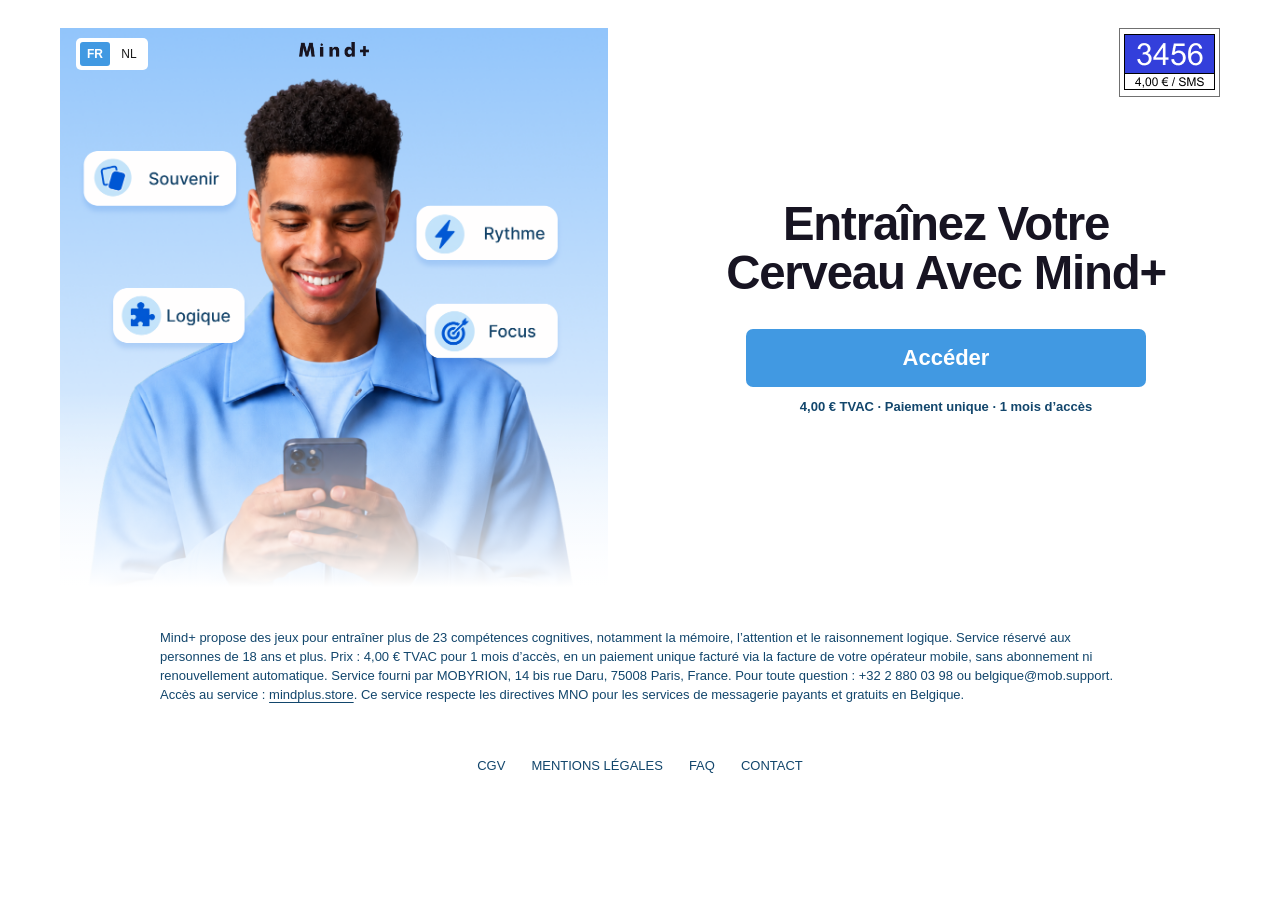
<file: index.html>
<!doctype html>
<html lang="fr-BE">
<head><meta charset="utf-8"><meta name="viewport" content="width=device-width,initial-scale=1"><meta name="theme-color" content="#96c7fa"><meta name="description" content="Mind+ · 4,00 € TVAC · Paiement unique · 1 mois d’accès"><title>Mind+ | 4,00 € TVAC · Paiement unique · 1 mois d’accès</title><link rel="stylesheet" href="styles.css"></head>
<body class="landing-body"><main class="landing"><div class="hero-grid"><img class="pictogram" src="Price.png" width="101" height="69" alt="3456, 4,00 € par SMS"><div class="hero-visual"><img class="hero-image" src="Hero%20Image%20FR.png" width="1176" height="1347" alt="" fetchpriority="high"><div class="hero-fade" aria-hidden="true"></div><header class="hero-header"><nav class="languages" aria-label="Language"><a href="index.html" lang="fr" aria-current="page">FR</a><a href="nl/index.html" lang="nl">NL</a></nav><a class="brand" href="https://mindplus.store/" aria-label="Mind+"><img src="assets/logo.png" width="245" height="52" alt="Mind+"></a><!-- 3456 is the requested visual example; replace with the assigned shortcode before launch. --></header></div><section class="hero-copy" aria-labelledby="hero-title"><h1 id="hero-title">Entraînez Votre<br>Cerveau Avec Mind+</h1><div class="offer"><a class="cta" href="https://mindplus.store">Accéder</a><p class="price">4,00 € TVAC · Paiement unique · 1 mois d’accès</p></div></section></div><div class="disclaimer"><p>Mind+ propose des jeux pour entraîner plus de 23 compétences cognitives, notamment la mémoire, l’attention et le raisonnement logique. Service réservé aux personnes de 18 ans et plus. Prix : 4,00 € TVAC pour 1 mois d’accès, en un paiement unique facturé via la facture de votre opérateur mobile, sans abonnement ni renouvellement automatique. Service fourni par MOBYRION, 14 bis rue Daru, 75008 Paris, France. Pour toute question : +32 2 880 03 98 ou belgique@mob.support. Accès au service : <a href="https://mindplus.store/">mindplus.store</a>. Ce service respecte les directives MNO pour les services de messagerie payants et gratuits en Belgique.</p></div></main><footer class="site-footer"><nav aria-label="Mind+"><a href="terms.html">CGV</a><a href="impressum.html">Mentions légales</a><a href="faq.html">FAQ</a><a href="contact.html">Contact</a></nav></footer></body></html>
</file>
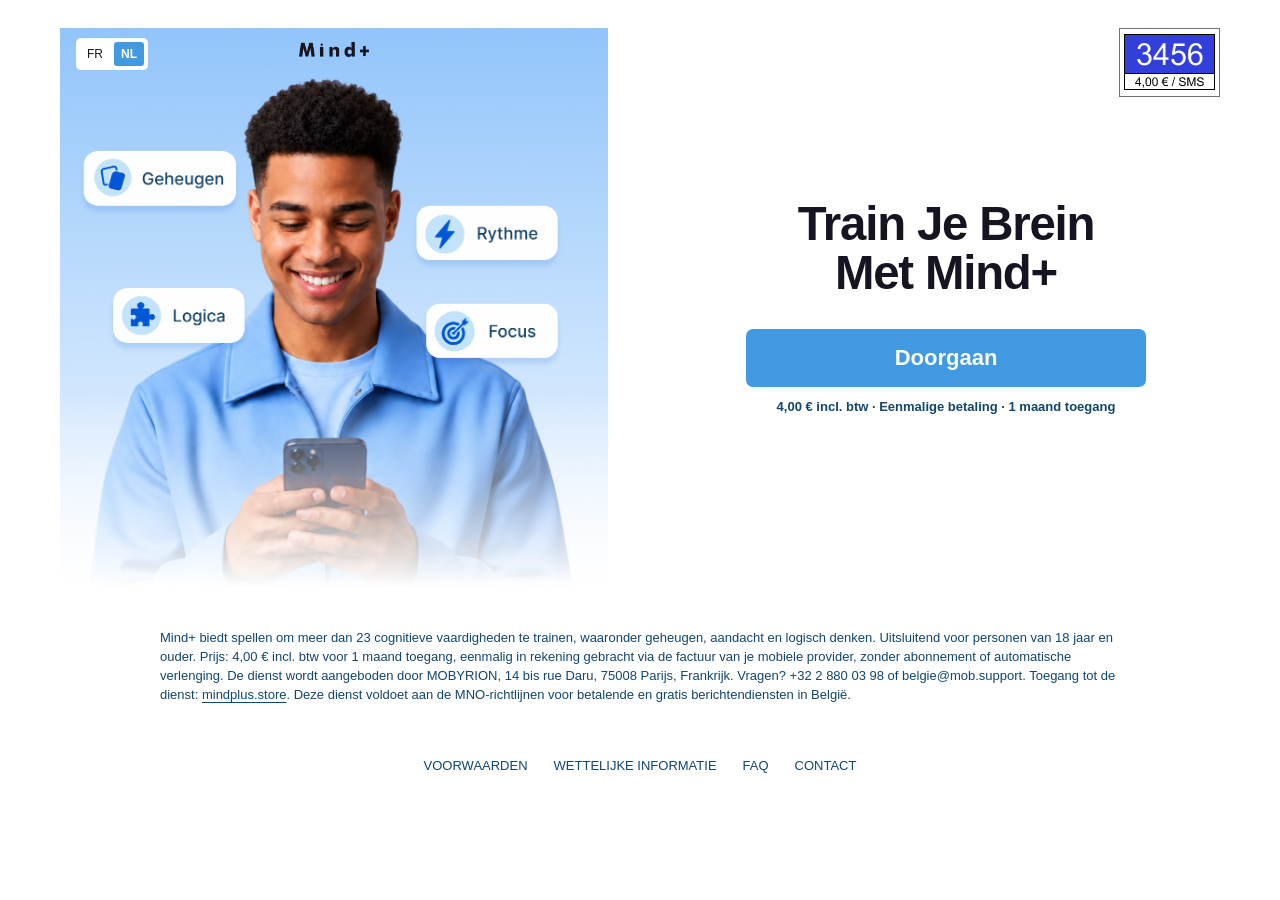
<file: nl/index.html>
<!doctype html>
<html lang="nl-BE">
<head><meta charset="utf-8"><meta name="viewport" content="width=device-width,initial-scale=1"><meta name="theme-color" content="#96c7fa"><meta name="description" content="Mind+ · 4,00 € incl. btw · Eenmalige betaling · 1 maand toegang"><title>Mind+ | 4,00 € incl. btw · Eenmalige betaling · 1 maand toegang</title><link rel="stylesheet" href="../styles.css"></head>
<body class="landing-body"><main class="landing"><div class="hero-grid"><img class="pictogram" src="../Price.png" width="101" height="69" alt="3456, 4,00 € per sms"><div class="hero-visual"><img class="hero-image" src="../Hero%20Image%20NL.png" width="1176" height="1347" alt="" fetchpriority="high"><div class="hero-fade" aria-hidden="true"></div><header class="hero-header"><nav class="languages" aria-label="Language"><a href="../index.html" lang="fr">FR</a><a href="index.html" lang="nl" aria-current="page">NL</a></nav><a class="brand" href="https://mindplus.store/" aria-label="Mind+"><img src="../assets/logo.png" width="245" height="52" alt="Mind+"></a><!-- 3456 is the requested visual example; replace with the assigned shortcode before launch. --></header></div><section class="hero-copy" aria-labelledby="hero-title"><h1 id="hero-title">Train Je Brein<br>Met Mind+</h1><div class="offer"><a class="cta" href="https://mindplus.store">Doorgaan</a><p class="price">4,00 € incl. btw · Eenmalige betaling · 1 maand toegang</p></div></section></div><div class="disclaimer"><p>Mind+ biedt spellen om meer dan 23 cognitieve vaardigheden te trainen, waaronder geheugen, aandacht en logisch denken. Uitsluitend voor personen van 18 jaar en ouder. Prijs: 4,00 € incl. btw voor 1 maand toegang, eenmalig in rekening gebracht via de factuur van je mobiele provider, zonder abonnement of automatische verlenging. De dienst wordt aangeboden door MOBYRION, 14 bis rue Daru, 75008 Parijs, Frankrijk. Vragen? +32 2 880 03 98 of belgie@mob.support. Toegang tot de dienst: <a href="https://mindplus.store/">mindplus.store</a>. Deze dienst voldoet aan de MNO-richtlijnen voor betalende en gratis berichtendiensten in België.</p></div></main><footer class="site-footer"><nav aria-label="Mind+"><a href="terms.html">Voorwaarden</a><a href="impressum.html">Wettelijke informatie</a><a href="faq.html">FAQ</a><a href="contact.html">Contact</a></nav></footer></body></html>
</file>
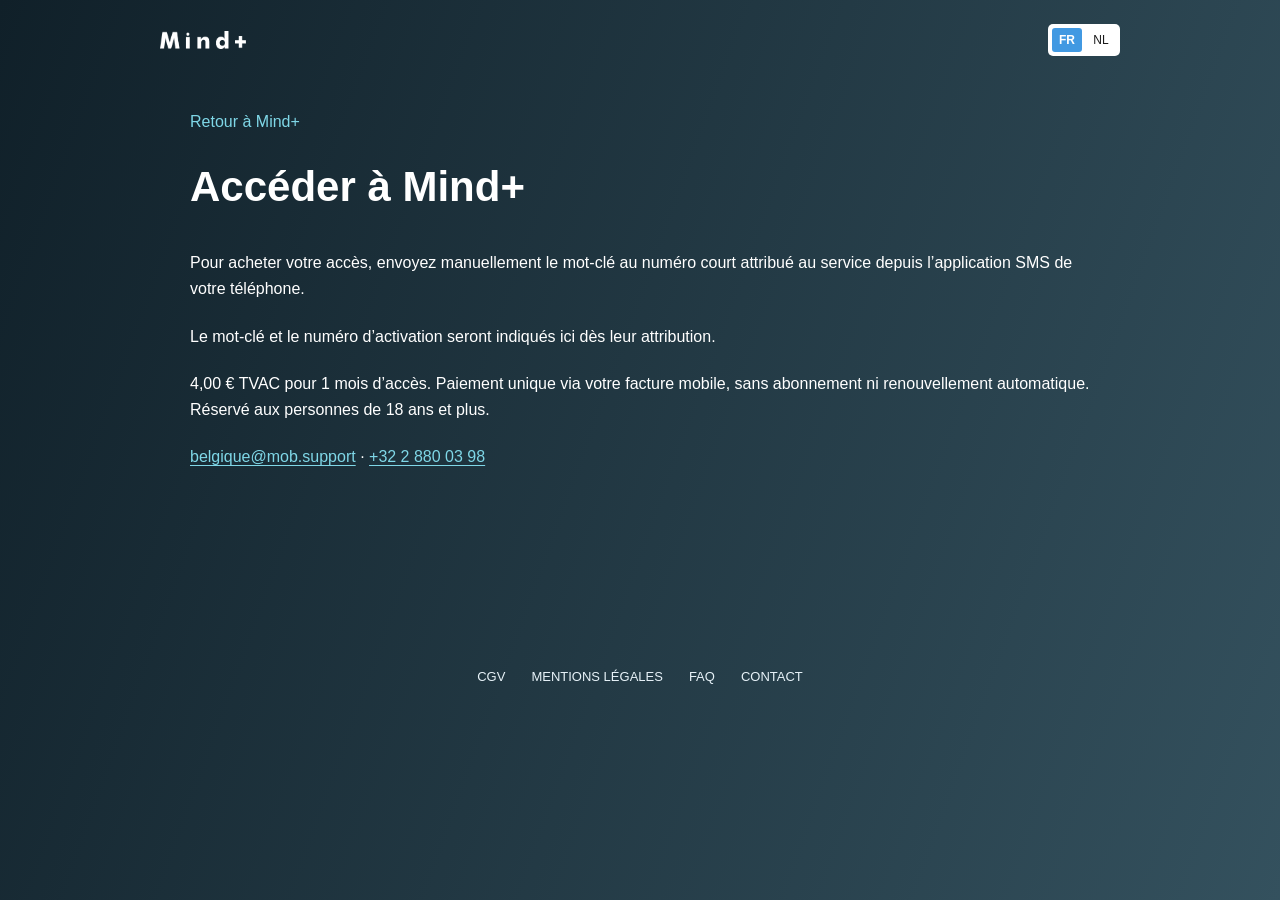
<file: activation.html>
<!doctype html>
<html lang="fr-BE">
<head><meta charset="utf-8"><meta name="viewport" content="width=device-width,initial-scale=1"><meta name="theme-color" content="#96c7fa"><meta name="description" content="Mind+ · 4,00 € TVAC · Paiement unique · 1 mois d’accès"><title>Accéder à Mind+ | Mind+</title><link rel="stylesheet" href="styles.css"></head>
<body class="legal-body"><header class="site-header"><a class="brand" href="index.html" aria-label="Mind+"><img src="assets/logo.png" width="245" height="52" alt="Mind+"></a><nav class="languages" aria-label="Language"><a href="activation.html" lang="fr" aria-current="page">FR</a><a href="nl/activation.html" lang="nl">NL</a></nav></header><main class="legal"><a class="back" href="index.html">Retour à Mind+</a><h1>Accéder à Mind+</h1><p>Pour acheter votre accès, envoyez manuellement le mot-clé au numéro court attribué au service depuis l’application SMS de votre téléphone.</p><p>Le mot-clé et le numéro d’activation seront indiqués ici dès leur attribution.</p><p>4,00 € TVAC pour 1 mois d’accès. Paiement unique via votre facture mobile, sans abonnement ni renouvellement automatique. Réservé aux personnes de 18 ans et plus.</p><p><a href="mailto:belgique@mob.support">belgique@mob.support</a> · <a href="tel:+3228800398">+32 2 880 03 98</a></p></main><footer class="site-footer"><nav aria-label="Mind+"><a href="terms.html">CGV</a><a href="impressum.html">Mentions légales</a><a href="faq.html">FAQ</a><a href="contact.html">Contact</a></nav></footer></body></html>
</file>
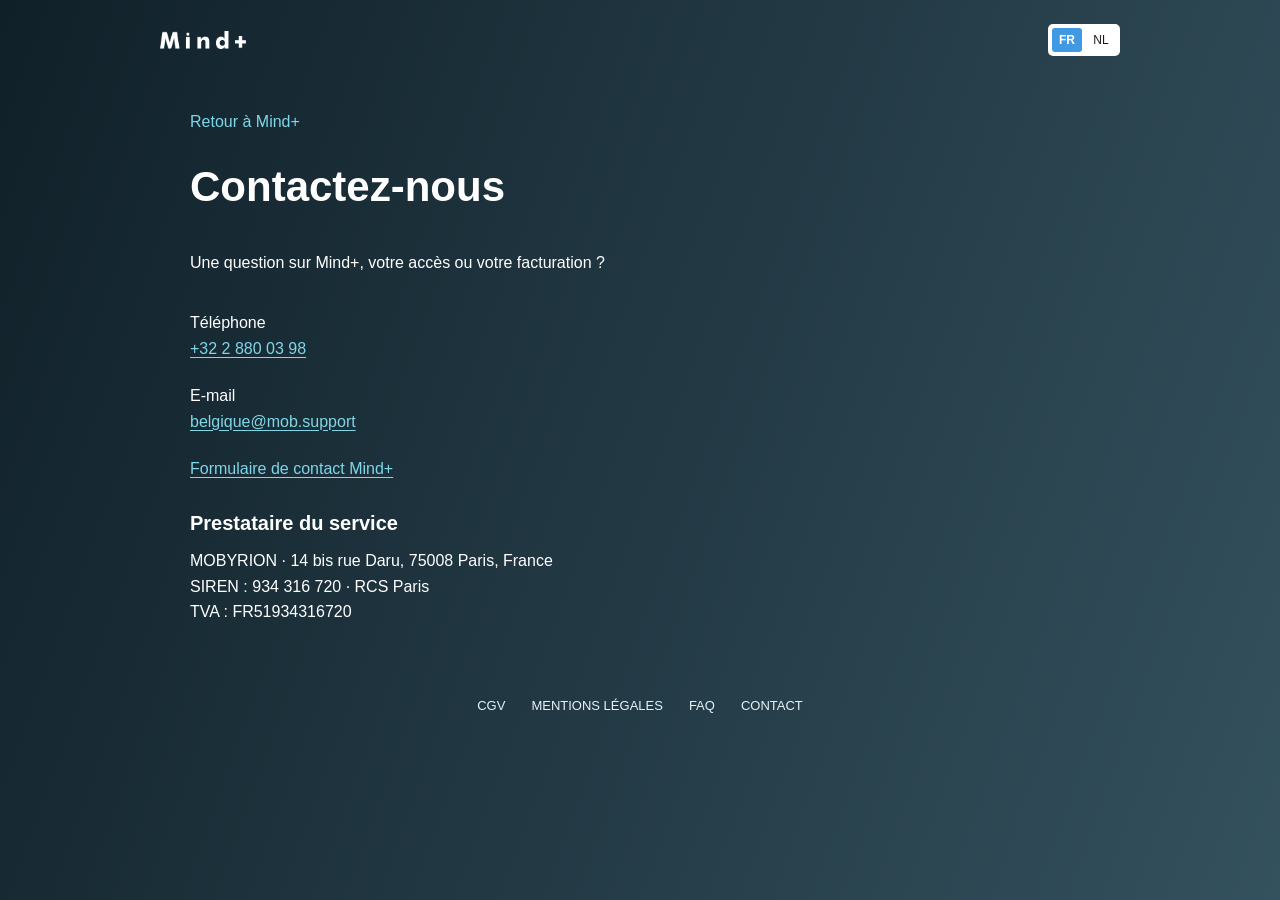
<file: contact.html>
<!doctype html>
<html lang="fr-BE">
<head><meta charset="utf-8"><meta name="viewport" content="width=device-width,initial-scale=1"><meta name="theme-color" content="#96c7fa"><meta name="description" content="Mind+ · 4,00 € TVAC · Paiement unique · 1 mois d’accès"><title>Contact | Mind+</title><link rel="stylesheet" href="styles.css"></head>
<body class="legal-body"><header class="site-header"><a class="brand" href="index.html" aria-label="Mind+"><img src="assets/logo.png" width="245" height="52" alt="Mind+"></a><nav class="languages" aria-label="Language"><a href="contact.html" lang="fr" aria-current="page">FR</a><a href="nl/contact.html" lang="nl">NL</a></nav></header><main class="legal"><a class="back" href="index.html">Retour à Mind+</a><h1>Contactez-nous</h1><p>Une question sur Mind+, votre accès ou votre facturation ?</p><dl class="contact-details"><div><dt>Téléphone</dt><dd><a href="tel:+3228800398">+32 2 880 03 98</a></dd></div><div><dt>E-mail</dt><dd><a href="mailto:belgique@mob.support">belgique@mob.support</a></dd></div></dl><p><a href="https://mindplus.store/info/contact">Formulaire de contact Mind+</a></p><h2>Prestataire du service</h2><p>MOBYRION · 14 bis rue Daru, 75008 Paris, France<br>SIREN : 934 316 720 · RCS Paris<br>TVA : FR51934316720</p></main><footer class="site-footer"><nav aria-label="Mind+"><a href="terms.html">CGV</a><a href="impressum.html">Mentions légales</a><a href="faq.html">FAQ</a><a href="contact.html">Contact</a></nav></footer></body></html>
</file>
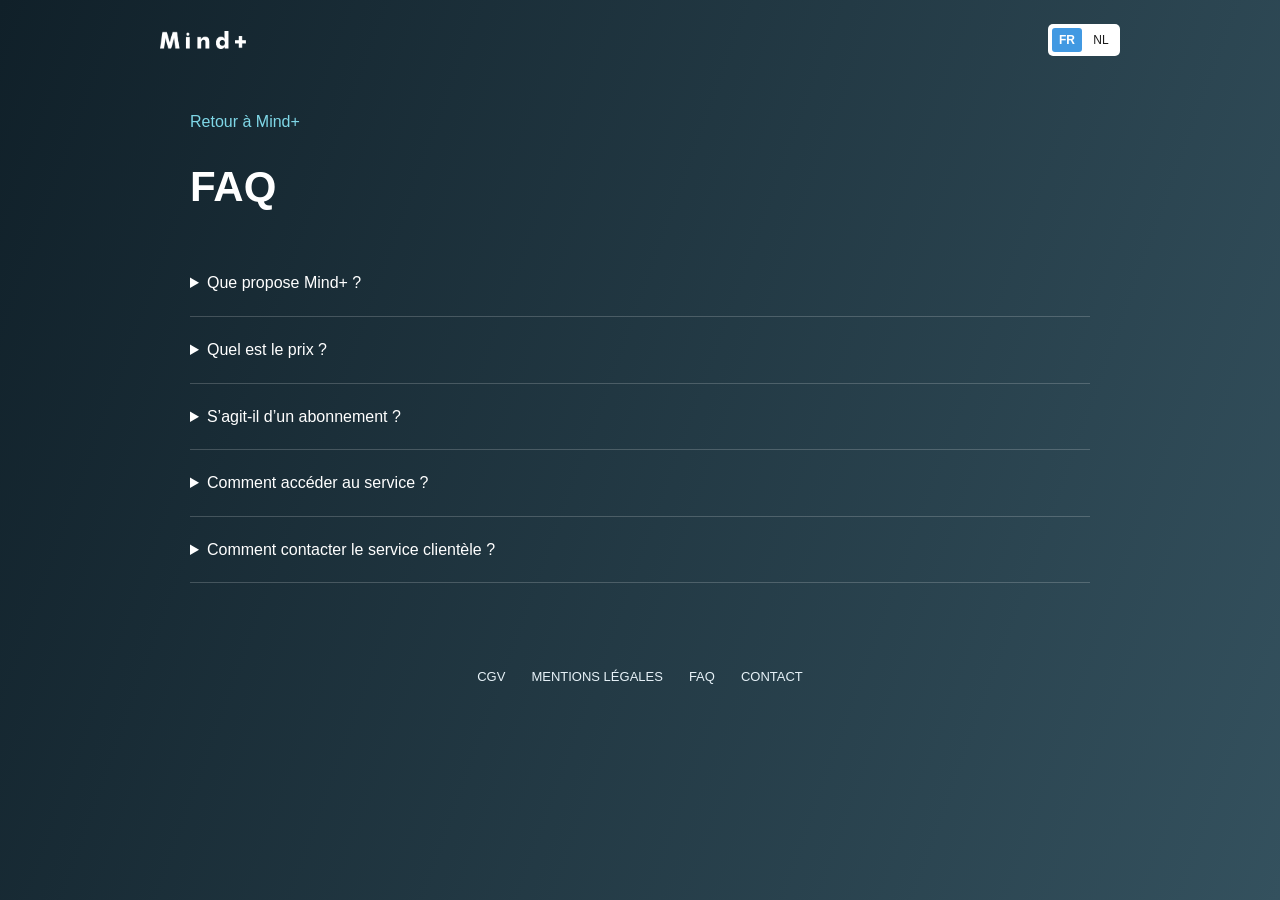
<file: faq.html>
<!doctype html>
<html lang="fr-BE">
<head><meta charset="utf-8"><meta name="viewport" content="width=device-width,initial-scale=1"><meta name="theme-color" content="#96c7fa"><meta name="description" content="Mind+ · 4,00 € TVAC · Paiement unique · 1 mois d’accès"><title>FAQ | Mind+</title><link rel="stylesheet" href="styles.css"></head>
<body class="legal-body"><header class="site-header"><a class="brand" href="index.html" aria-label="Mind+"><img src="assets/logo.png" width="245" height="52" alt="Mind+"></a><nav class="languages" aria-label="Language"><a href="faq.html" lang="fr" aria-current="page">FR</a><a href="nl/faq.html" lang="nl">NL</a></nav></header><main class="legal"><a class="back" href="index.html">Retour à Mind+</a><h1>FAQ</h1><details class="faq-item"><summary>Que propose Mind+ ?</summary><p>Mind+ propose des jeux pour entraîner plus de 23 compétences cognitives, dont la mémoire, l’attention et le raisonnement logique. Le service est réservé aux personnes de 18 ans et plus.</p></details><details class="faq-item"><summary>Quel est le prix ?</summary><p>Le prix est de 4,00 € TVAC pour 1 mois d’accès, en un paiement unique facturé via votre opérateur mobile.</p></details><details class="faq-item"><summary>S’agit-il d’un abonnement ?</summary><p>Non. Cet achat est unique et ne se renouvelle pas automatiquement.</p></details><details class="faq-item"><summary>Comment accéder au service ?</summary><p>Consultez les instructions d’activation puis envoyez manuellement le mot-clé au numéro court attribué au service. Après validation de votre achat, suivez les instructions reçues par SMS pour accéder à Mind+.</p></details><details class="faq-item"><summary>Comment contacter le service clientèle ?</summary><p>Contactez-nous au +32 2 880 03 98 ou par e-mail à belgique@mob.support.</p></details></main><footer class="site-footer"><nav aria-label="Mind+"><a href="terms.html">CGV</a><a href="impressum.html">Mentions légales</a><a href="faq.html">FAQ</a><a href="contact.html">Contact</a></nav></footer></body></html>
</file>
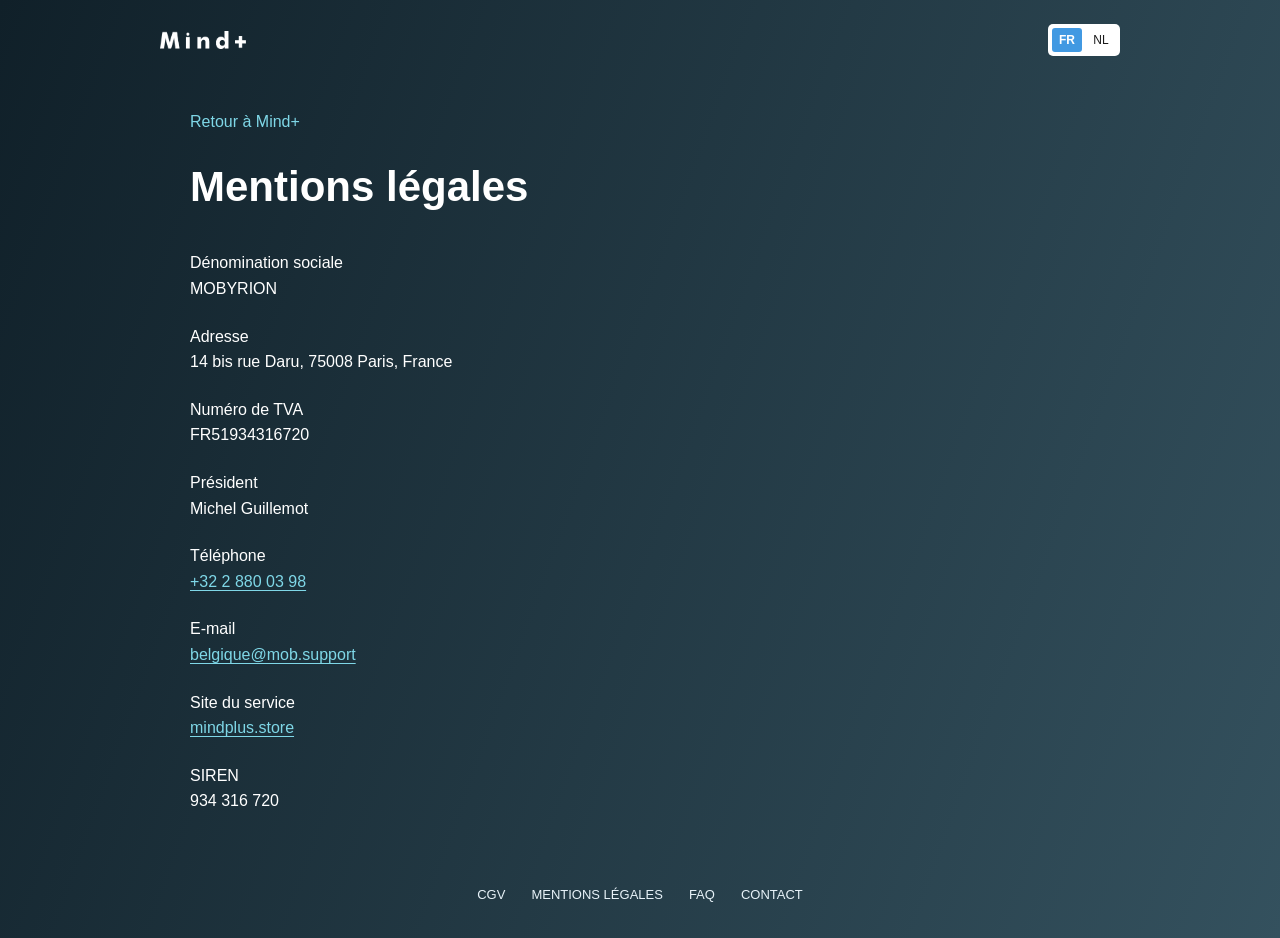
<file: impressum.html>
<!doctype html>
<html lang="fr-BE">
<head><meta charset="utf-8"><meta name="viewport" content="width=device-width,initial-scale=1"><meta name="theme-color" content="#96c7fa"><meta name="description" content="Mind+ · 4,00 € TVAC · Paiement unique · 1 mois d’accès"><title>Mentions légales | Mind+</title><link rel="stylesheet" href="styles.css"></head>
<body class="legal-body"><header class="site-header"><a class="brand" href="index.html" aria-label="Mind+"><img src="assets/logo.png" width="245" height="52" alt="Mind+"></a><nav class="languages" aria-label="Language"><a href="impressum.html" lang="fr" aria-current="page">FR</a><a href="nl/impressum.html" lang="nl">NL</a></nav></header><main class="legal"><a class="back" href="index.html">Retour à Mind+</a><h1>Mentions légales</h1><address><dl><div><dt>Dénomination sociale</dt><dd>MOBYRION</dd></div><div><dt>Adresse</dt><dd>14 bis rue Daru, 75008 Paris, France</dd></div><div><dt>Numéro de TVA</dt><dd>FR51934316720</dd></div><div><dt>Président</dt><dd>Michel Guillemot</dd></div><div><dt>Téléphone</dt><dd><a href="tel:+3228800398">+32 2 880 03 98</a></dd></div><div><dt>E-mail</dt><dd><a href="mailto:belgique@mob.support">belgique@mob.support</a></dd></div><div><dt>Site du service</dt><dd><a href="https://mindplus.store/">mindplus.store</a></dd></div><div><dt>SIREN</dt><dd>934 316 720</dd></div></dl></address></main><footer class="site-footer"><nav aria-label="Mind+"><a href="terms.html">CGV</a><a href="impressum.html">Mentions légales</a><a href="faq.html">FAQ</a><a href="contact.html">Contact</a></nav></footer></body></html>
</file>
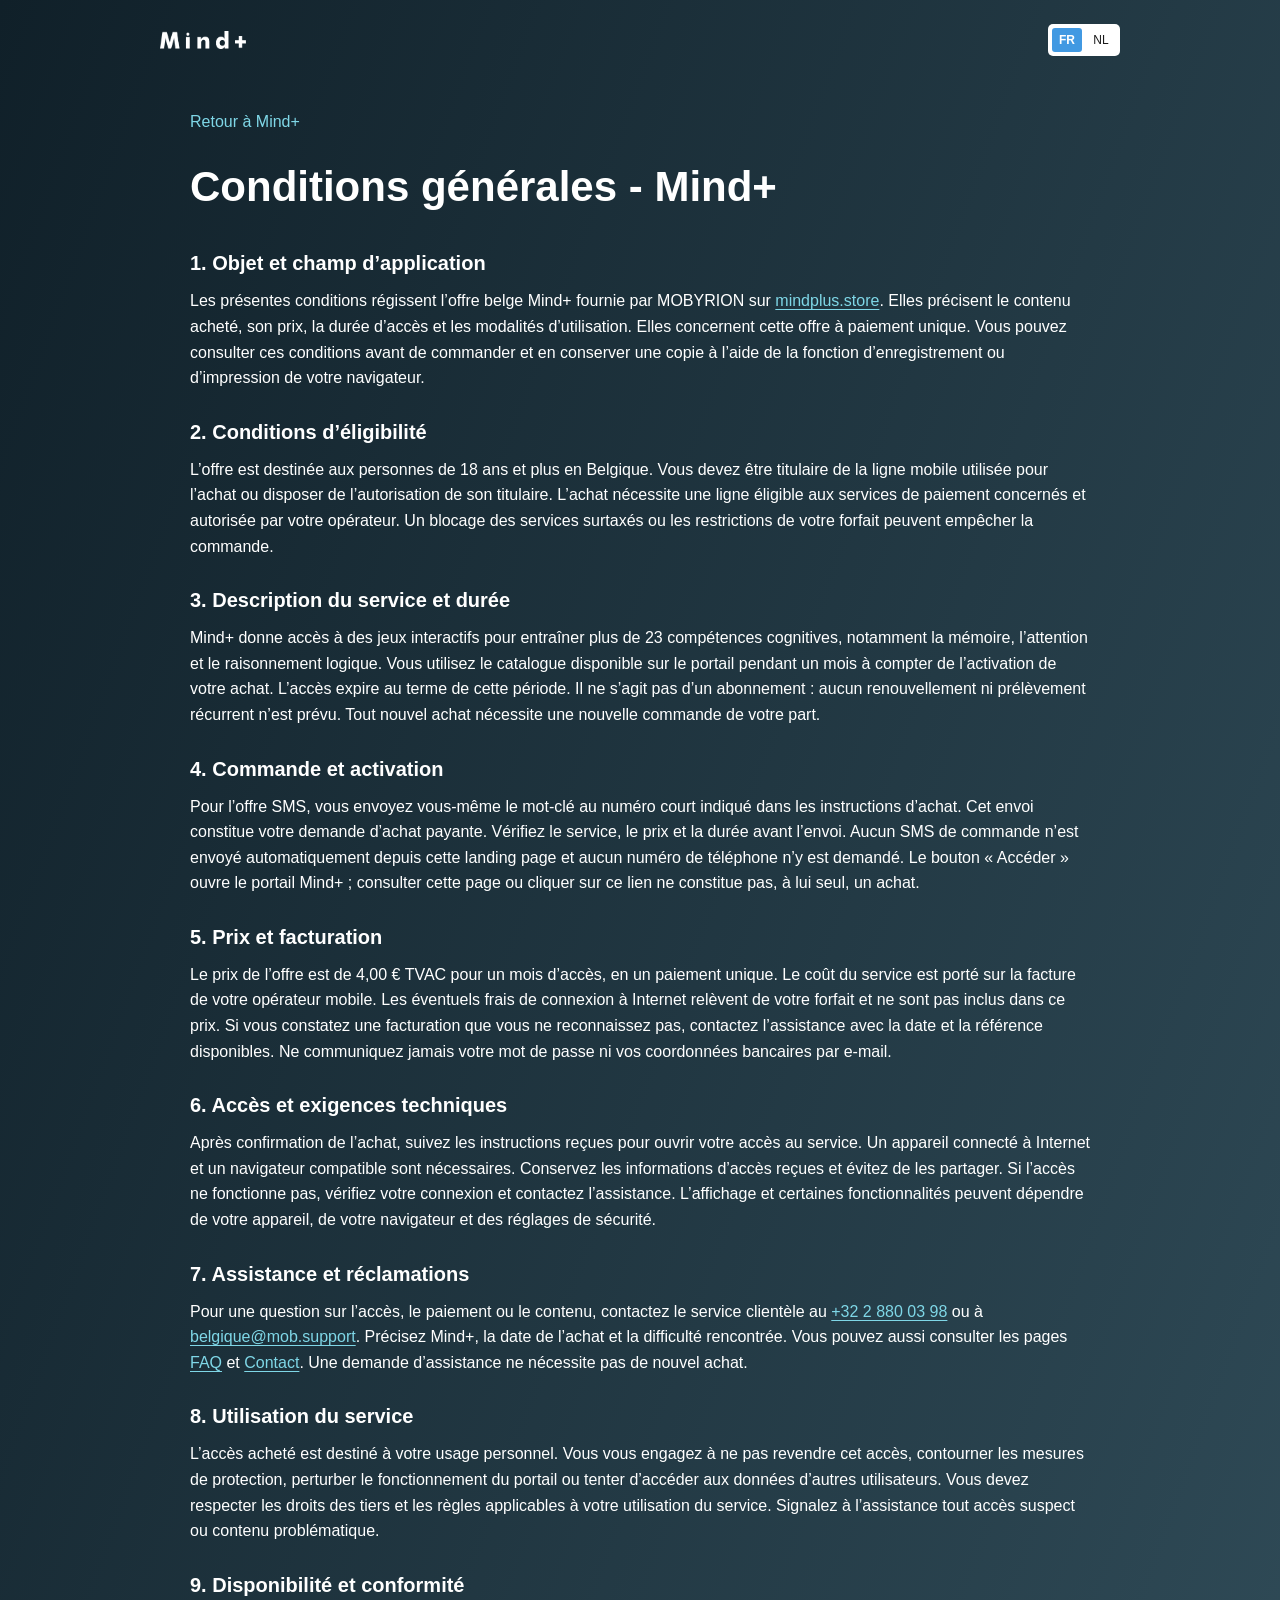
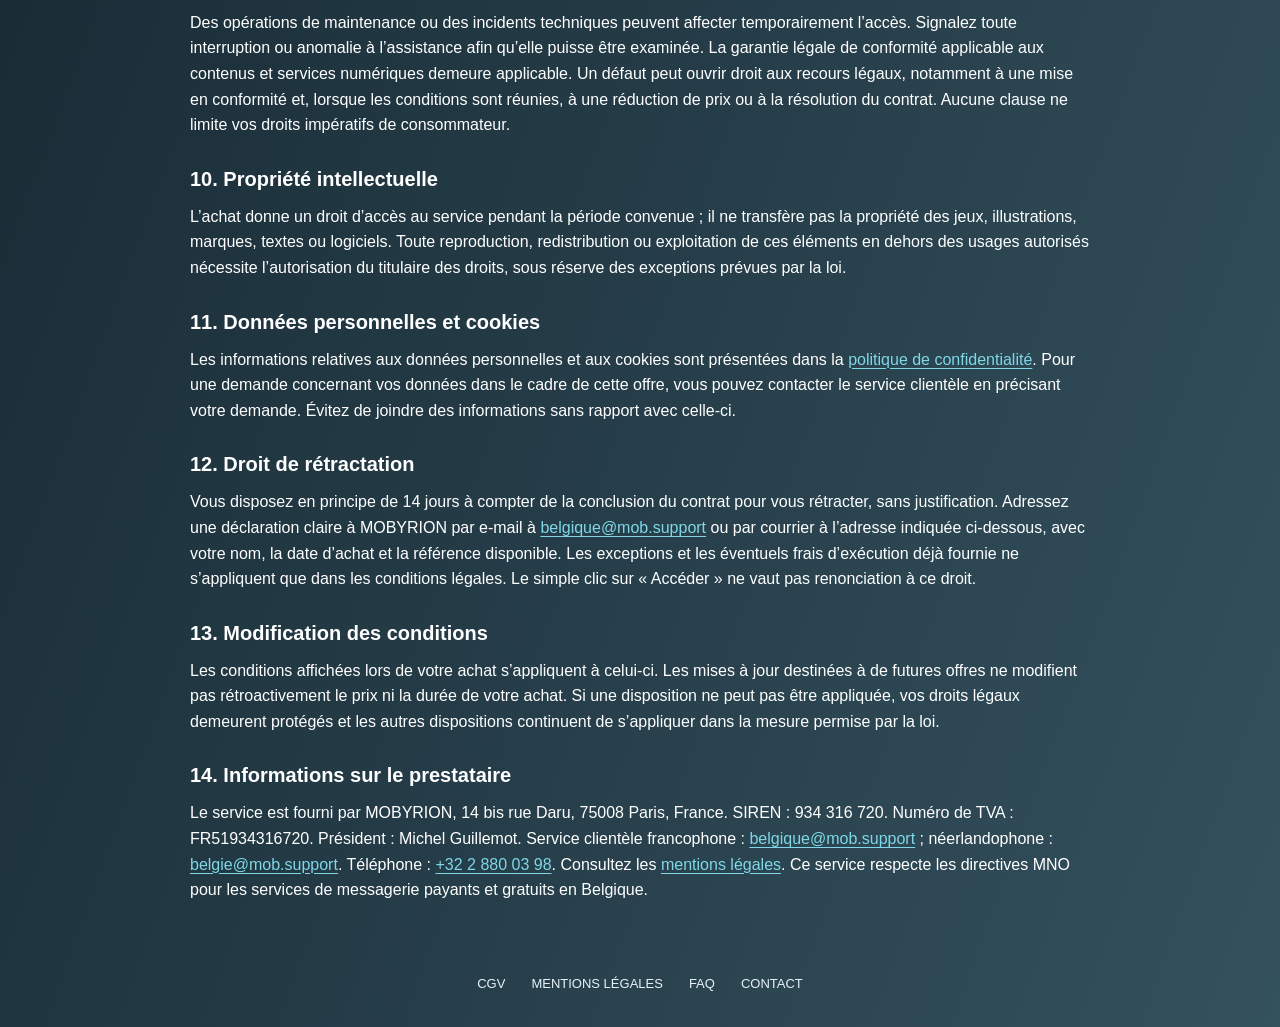
<file: terms.html>
<!doctype html>
<html lang="fr-BE">
<head><meta charset="utf-8"><meta name="viewport" content="width=device-width,initial-scale=1"><meta name="theme-color" content="#96c7fa"><meta name="description" content="Mind+ · 4,00 € TVAC · Paiement unique · 1 mois d’accès"><title>CGV | Mind+</title><link rel="stylesheet" href="styles.css"></head>
<body class="legal-body"><header class="site-header"><a class="brand" href="index.html" aria-label="Mind+"><img src="assets/logo.png" width="245" height="52" alt="Mind+"></a><nav class="languages" aria-label="Language"><a href="terms.html" lang="fr" aria-current="page">FR</a><a href="nl/terms.html" lang="nl">NL</a></nav></header><main class="legal"><a class="back" href="index.html">Retour à Mind+</a><h1>Conditions générales - Mind+</h1><section><h2>1. Objet et champ d’application</h2><p>Les présentes conditions régissent l’offre belge Mind+ fournie par MOBYRION sur <a href="https://mindplus.store/">mindplus.store</a>. Elles précisent le contenu acheté, son prix, la durée d’accès et les modalités d’utilisation. Elles concernent cette offre à paiement unique. Vous pouvez consulter ces conditions avant de commander et en conserver une copie à l’aide de la fonction d’enregistrement ou d’impression de votre navigateur.</p></section><section><h2>2. Conditions d’éligibilité</h2><p>L’offre est destinée aux personnes de 18 ans et plus en Belgique. Vous devez être titulaire de la ligne mobile utilisée pour l’achat ou disposer de l’autorisation de son titulaire. L’achat nécessite une ligne éligible aux services de paiement concernés et autorisée par votre opérateur. Un blocage des services surtaxés ou les restrictions de votre forfait peuvent empêcher la commande.</p></section><section><h2>3. Description du service et durée</h2><p>Mind+ donne accès à des jeux interactifs pour entraîner plus de 23 compétences cognitives, notamment la mémoire, l’attention et le raisonnement logique. Vous utilisez le catalogue disponible sur le portail pendant un mois à compter de l’activation de votre achat. L’accès expire au terme de cette période. Il ne s’agit pas d’un abonnement : aucun renouvellement ni prélèvement récurrent n’est prévu. Tout nouvel achat nécessite une nouvelle commande de votre part.</p></section><section><h2>4. Commande et activation</h2><p>Pour l’offre SMS, vous envoyez vous-même le mot-clé au numéro court indiqué dans les instructions d’achat. Cet envoi constitue votre demande d’achat payante. Vérifiez le service, le prix et la durée avant l’envoi. Aucun SMS de commande n’est envoyé automatiquement depuis cette landing page et aucun numéro de téléphone n’y est demandé. Le bouton « Accéder » ouvre le portail Mind+ ; consulter cette page ou cliquer sur ce lien ne constitue pas, à lui seul, un achat.</p></section><section><h2>5. Prix et facturation</h2><p>Le prix de l’offre est de 4,00 € TVAC pour un mois d’accès, en un paiement unique. Le coût du service est porté sur la facture de votre opérateur mobile. Les éventuels frais de connexion à Internet relèvent de votre forfait et ne sont pas inclus dans ce prix. Si vous constatez une facturation que vous ne reconnaissez pas, contactez l’assistance avec la date et la référence disponibles. Ne communiquez jamais votre mot de passe ni vos coordonnées bancaires par e-mail.</p></section><section><h2>6. Accès et exigences techniques</h2><p>Après confirmation de l’achat, suivez les instructions reçues pour ouvrir votre accès au service. Un appareil connecté à Internet et un navigateur compatible sont nécessaires. Conservez les informations d’accès reçues et évitez de les partager. Si l’accès ne fonctionne pas, vérifiez votre connexion et contactez l’assistance. L’affichage et certaines fonctionnalités peuvent dépendre de votre appareil, de votre navigateur et des réglages de sécurité.</p></section><section><h2>7. Assistance et réclamations</h2><p>Pour une question sur l’accès, le paiement ou le contenu, contactez le service clientèle au <a href="tel:+3228800398">+32 2 880 03 98</a> ou à <a href="mailto:belgique@mob.support">belgique@mob.support</a>. Précisez Mind+, la date de l’achat et la difficulté rencontrée. Vous pouvez aussi consulter les pages <a href="faq.html">FAQ</a> et <a href="contact.html">Contact</a>. Une demande d’assistance ne nécessite pas de nouvel achat.</p></section><section><h2>8. Utilisation du service</h2><p>L’accès acheté est destiné à votre usage personnel. Vous vous engagez à ne pas revendre cet accès, contourner les mesures de protection, perturber le fonctionnement du portail ou tenter d’accéder aux données d’autres utilisateurs. Vous devez respecter les droits des tiers et les règles applicables à votre utilisation du service. Signalez à l’assistance tout accès suspect ou contenu problématique.</p></section><section><h2>9. Disponibilité et conformité</h2><p>Des opérations de maintenance ou des incidents techniques peuvent affecter temporairement l’accès. Signalez toute interruption ou anomalie à l’assistance afin qu’elle puisse être examinée. La garantie légale de conformité applicable aux contenus et services numériques demeure applicable. Un défaut peut ouvrir droit aux recours légaux, notamment à une mise en conformité et, lorsque les conditions sont réunies, à une réduction de prix ou à la résolution du contrat. Aucune clause ne limite vos droits impératifs de consommateur.</p></section><section><h2>10. Propriété intellectuelle</h2><p>L’achat donne un droit d’accès au service pendant la période convenue ; il ne transfère pas la propriété des jeux, illustrations, marques, textes ou logiciels. Toute reproduction, redistribution ou exploitation de ces éléments en dehors des usages autorisés nécessite l’autorisation du titulaire des droits, sous réserve des exceptions prévues par la loi.</p></section><section><h2>11. Données personnelles et cookies</h2><p>Les informations relatives aux données personnelles et aux cookies sont présentées dans la <a href="https://mindplus.store/info/privacy">politique de confidentialité</a>. Pour une demande concernant vos données dans le cadre de cette offre, vous pouvez contacter le service clientèle en précisant votre demande. Évitez de joindre des informations sans rapport avec celle-ci.</p></section><section><h2>12. Droit de rétractation</h2><p>Vous disposez en principe de 14 jours à compter de la conclusion du contrat pour vous rétracter, sans justification. Adressez une déclaration claire à MOBYRION par e-mail à <a href="mailto:belgique@mob.support">belgique@mob.support</a> ou par courrier à l’adresse indiquée ci-dessous, avec votre nom, la date d’achat et la référence disponible. Les exceptions et les éventuels frais d’exécution déjà fournie ne s’appliquent que dans les conditions légales. Le simple clic sur « Accéder » ne vaut pas renonciation à ce droit.</p></section><section><h2>13. Modification des conditions</h2><p>Les conditions affichées lors de votre achat s’appliquent à celui-ci. Les mises à jour destinées à de futures offres ne modifient pas rétroactivement le prix ni la durée de votre achat. Si une disposition ne peut pas être appliquée, vos droits légaux demeurent protégés et les autres dispositions continuent de s’appliquer dans la mesure permise par la loi.</p></section><section><h2>14. Informations sur le prestataire</h2><p>Le service est fourni par MOBYRION, 14 bis rue Daru, 75008 Paris, France. SIREN : 934 316 720. Numéro de TVA : FR51934316720. Président : Michel Guillemot. Service clientèle francophone : <a href="mailto:belgique@mob.support">belgique@mob.support</a> ; néerlandophone : <a href="mailto:belgie@mob.support">belgie@mob.support</a>. Téléphone : <a href="tel:+3228800398">+32 2 880 03 98</a>. Consultez les <a href="impressum.html">mentions légales</a>. Ce service respecte les directives MNO pour les services de messagerie payants et gratuits en Belgique.</p></section></main><footer class="site-footer"><nav aria-label="Mind+"><a href="terms.html">CGV</a><a href="impressum.html">Mentions légales</a><a href="faq.html">FAQ</a><a href="contact.html">Contact</a></nav></footer></body></html>
</file>
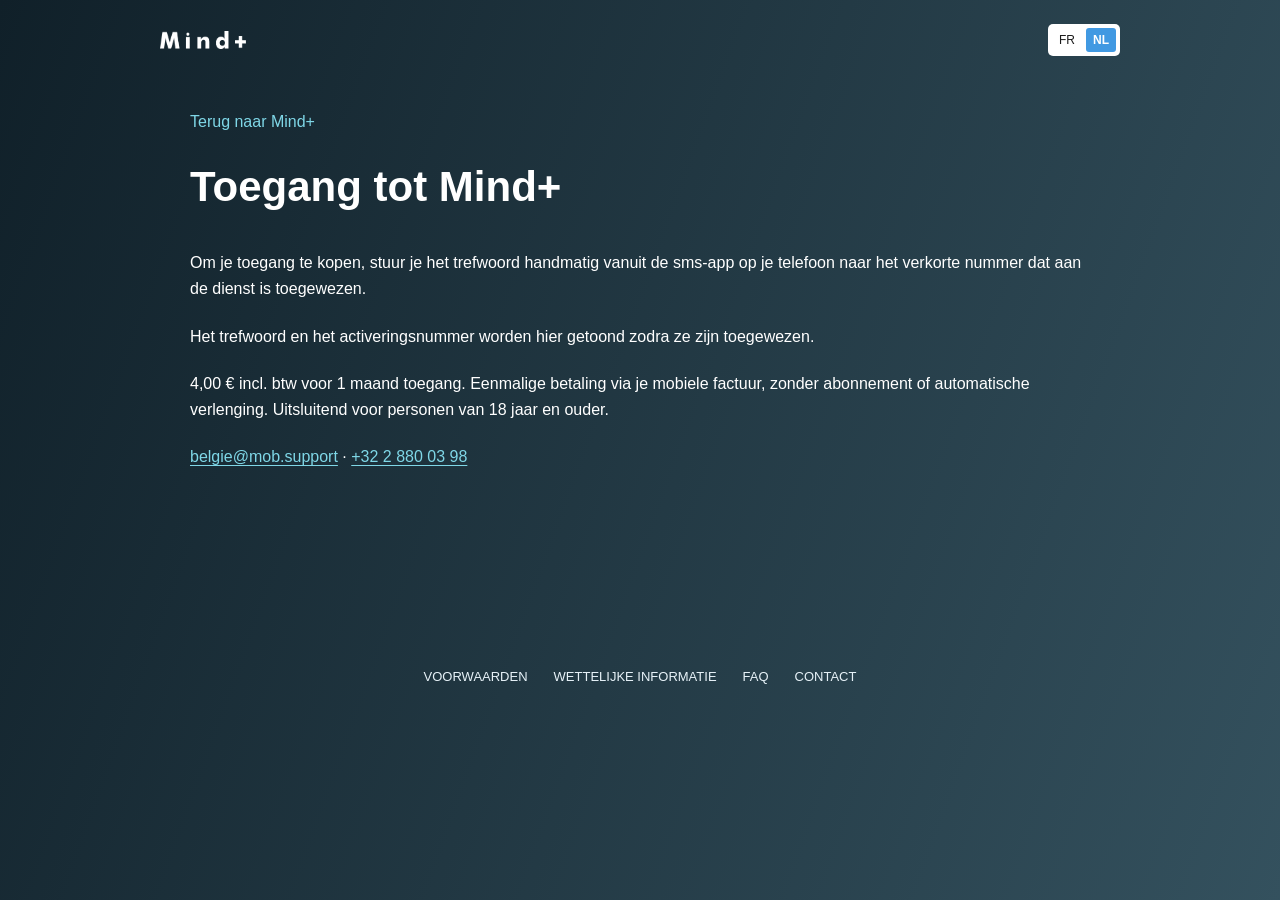
<file: nl/activation.html>
<!doctype html>
<html lang="nl-BE">
<head><meta charset="utf-8"><meta name="viewport" content="width=device-width,initial-scale=1"><meta name="theme-color" content="#96c7fa"><meta name="description" content="Mind+ · 4,00 € incl. btw · Eenmalige betaling · 1 maand toegang"><title>Toegang tot Mind+ | Mind+</title><link rel="stylesheet" href="../styles.css"></head>
<body class="legal-body"><header class="site-header"><a class="brand" href="index.html" aria-label="Mind+"><img src="../assets/logo.png" width="245" height="52" alt="Mind+"></a><nav class="languages" aria-label="Language"><a href="../activation.html" lang="fr">FR</a><a href="activation.html" lang="nl" aria-current="page">NL</a></nav></header><main class="legal"><a class="back" href="index.html">Terug naar Mind+</a><h1>Toegang tot Mind+</h1><p>Om je toegang te kopen, stuur je het trefwoord handmatig vanuit de sms-app op je telefoon naar het verkorte nummer dat aan de dienst is toegewezen.</p><p>Het trefwoord en het activeringsnummer worden hier getoond zodra ze zijn toegewezen.</p><p>4,00 € incl. btw voor 1 maand toegang. Eenmalige betaling via je mobiele factuur, zonder abonnement of automatische verlenging. Uitsluitend voor personen van 18 jaar en ouder.</p><p><a href="mailto:belgie@mob.support">belgie@mob.support</a> · <a href="tel:+3228800398">+32 2 880 03 98</a></p></main><footer class="site-footer"><nav aria-label="Mind+"><a href="terms.html">Voorwaarden</a><a href="impressum.html">Wettelijke informatie</a><a href="faq.html">FAQ</a><a href="contact.html">Contact</a></nav></footer></body></html>
</file>
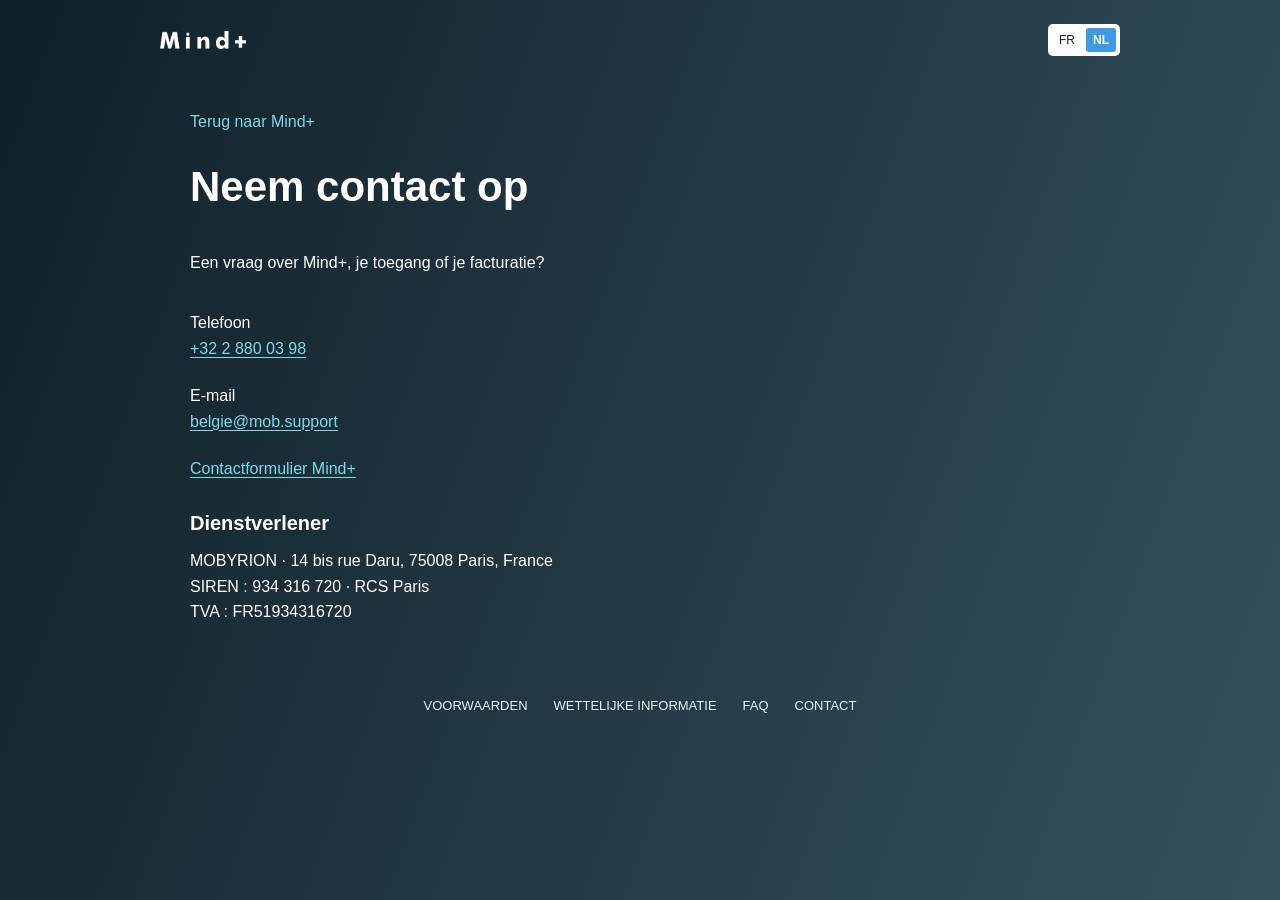
<file: nl/contact.html>
<!doctype html>
<html lang="nl-BE">
<head><meta charset="utf-8"><meta name="viewport" content="width=device-width,initial-scale=1"><meta name="theme-color" content="#96c7fa"><meta name="description" content="Mind+ · 4,00 € incl. btw · Eenmalige betaling · 1 maand toegang"><title>Contact | Mind+</title><link rel="stylesheet" href="../styles.css"></head>
<body class="legal-body"><header class="site-header"><a class="brand" href="index.html" aria-label="Mind+"><img src="../assets/logo.png" width="245" height="52" alt="Mind+"></a><nav class="languages" aria-label="Language"><a href="../contact.html" lang="fr">FR</a><a href="contact.html" lang="nl" aria-current="page">NL</a></nav></header><main class="legal"><a class="back" href="index.html">Terug naar Mind+</a><h1>Neem contact op</h1><p>Een vraag over Mind+, je toegang of je facturatie?</p><dl class="contact-details"><div><dt>Telefoon</dt><dd><a href="tel:+3228800398">+32 2 880 03 98</a></dd></div><div><dt>E-mail</dt><dd><a href="mailto:belgie@mob.support">belgie@mob.support</a></dd></div></dl><p><a href="https://mindplus.store/info/contact">Contactformulier Mind+</a></p><h2>Dienstverlener</h2><p>MOBYRION · 14 bis rue Daru, 75008 Paris, France<br>SIREN : 934 316 720 · RCS Paris<br>TVA : FR51934316720</p></main><footer class="site-footer"><nav aria-label="Mind+"><a href="terms.html">Voorwaarden</a><a href="impressum.html">Wettelijke informatie</a><a href="faq.html">FAQ</a><a href="contact.html">Contact</a></nav></footer></body></html>
</file>
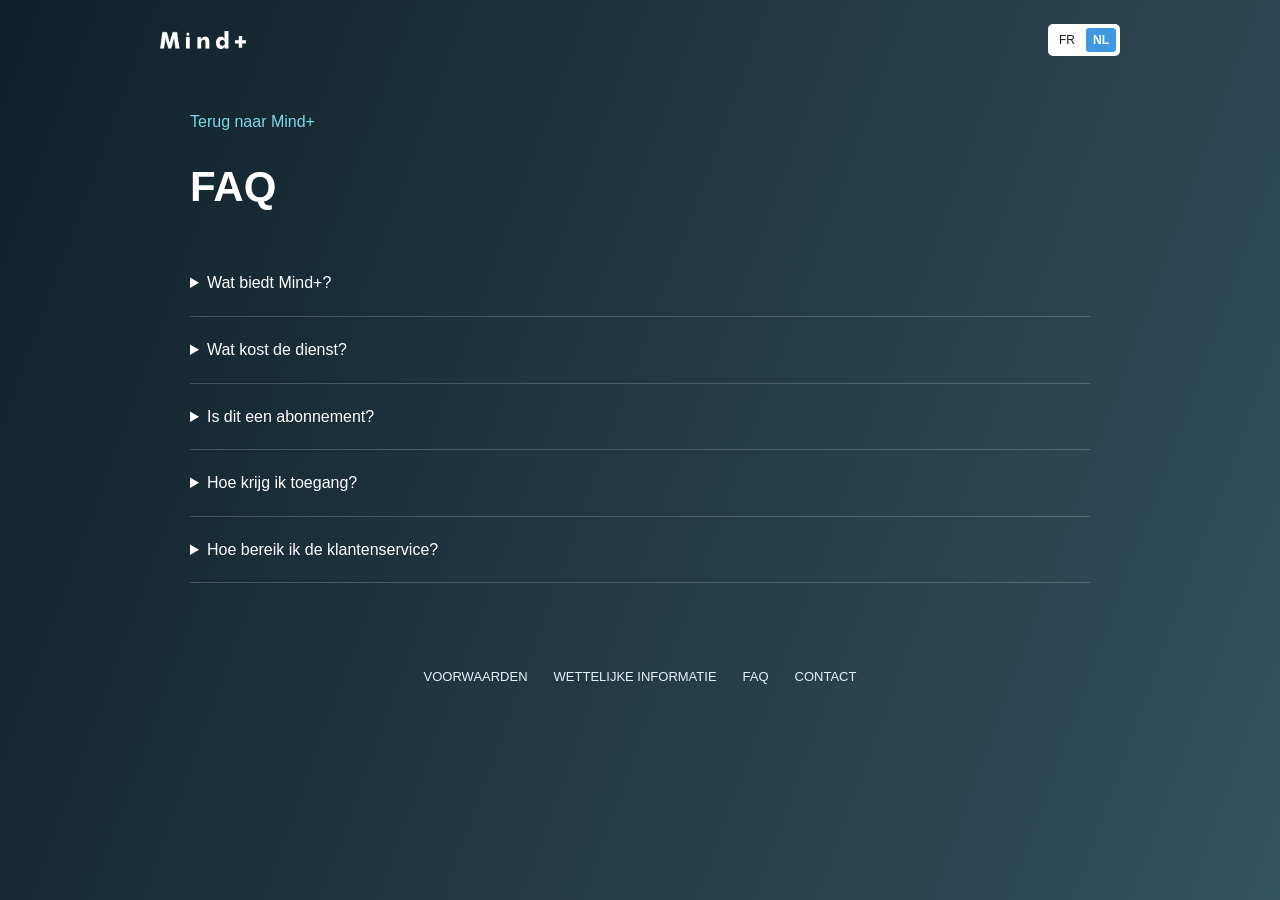
<file: nl/faq.html>
<!doctype html>
<html lang="nl-BE">
<head><meta charset="utf-8"><meta name="viewport" content="width=device-width,initial-scale=1"><meta name="theme-color" content="#96c7fa"><meta name="description" content="Mind+ · 4,00 € incl. btw · Eenmalige betaling · 1 maand toegang"><title>FAQ | Mind+</title><link rel="stylesheet" href="../styles.css"></head>
<body class="legal-body"><header class="site-header"><a class="brand" href="index.html" aria-label="Mind+"><img src="../assets/logo.png" width="245" height="52" alt="Mind+"></a><nav class="languages" aria-label="Language"><a href="../faq.html" lang="fr">FR</a><a href="faq.html" lang="nl" aria-current="page">NL</a></nav></header><main class="legal"><a class="back" href="index.html">Terug naar Mind+</a><h1>FAQ</h1><details class="faq-item"><summary>Wat biedt Mind+?</summary><p>Mind+ biedt spellen om meer dan 23 cognitieve vaardigheden te trainen, waaronder geheugen, aandacht en logisch denken. De dienst is uitsluitend bestemd voor personen van 18 jaar en ouder.</p></details><details class="faq-item"><summary>Wat kost de dienst?</summary><p>Je betaalt eenmalig 4,00 € incl. btw voor 1 maand toegang. De kosten worden in rekening gebracht via de factuur van je mobiele provider.</p></details><details class="faq-item"><summary>Is dit een abonnement?</summary><p>Nee. Dit is een eenmalige aankoop zonder automatische verlenging.</p></details><details class="faq-item"><summary>Hoe krijg ik toegang?</summary><p>Bekijk de activeringsinstructies en stuur het trefwoord handmatig per sms naar het toegewezen verkorte nummer. Na bevestiging van je aankoop volg je de ontvangen sms-instructies om toegang tot Mind+ te krijgen.</p></details><details class="faq-item"><summary>Hoe bereik ik de klantenservice?</summary><p>Neem contact op via +32 2 880 03 98 of belgie@mob.support.</p></details></main><footer class="site-footer"><nav aria-label="Mind+"><a href="terms.html">Voorwaarden</a><a href="impressum.html">Wettelijke informatie</a><a href="faq.html">FAQ</a><a href="contact.html">Contact</a></nav></footer></body></html>
</file>
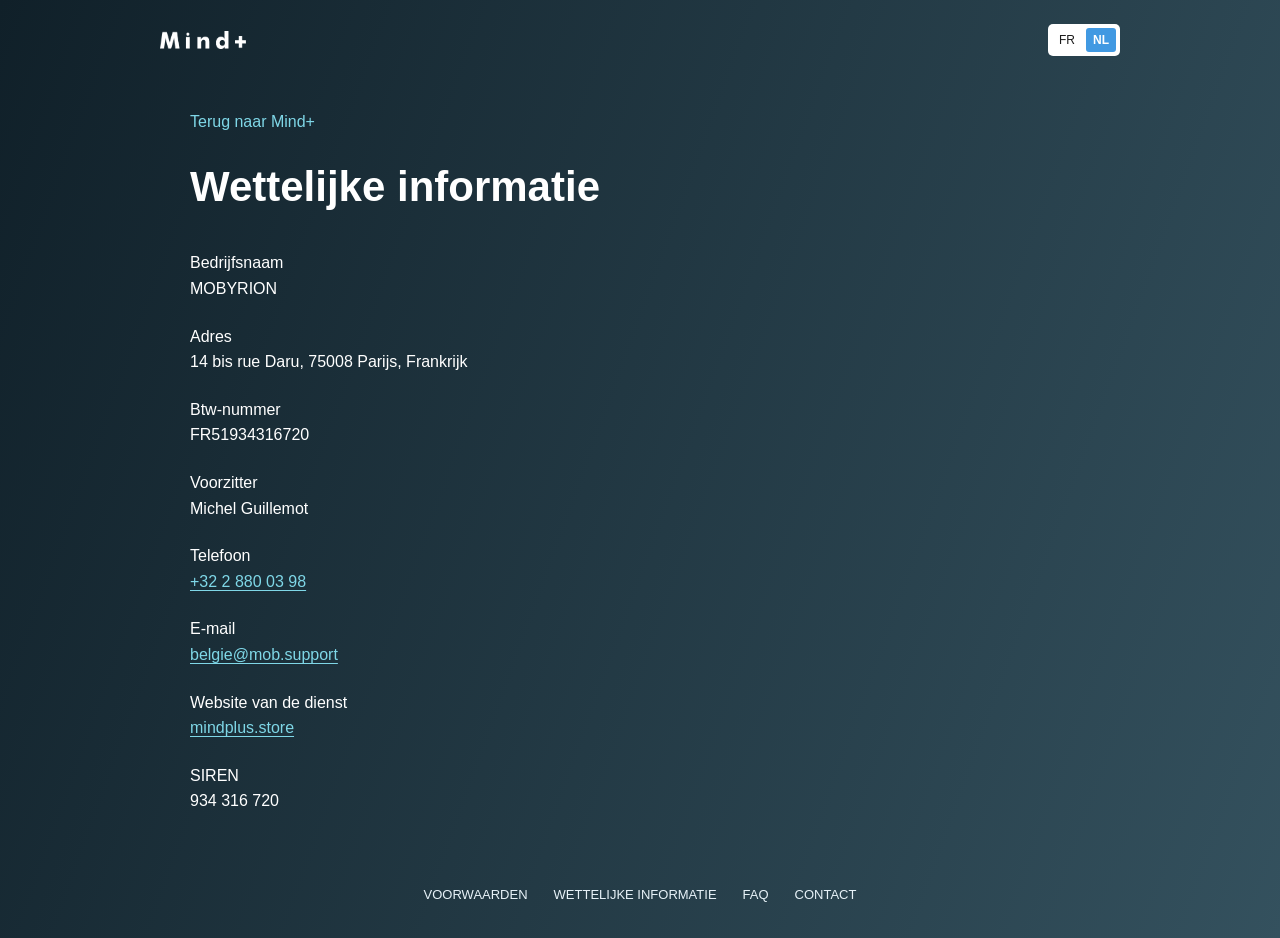
<file: nl/impressum.html>
<!doctype html>
<html lang="nl-BE">
<head><meta charset="utf-8"><meta name="viewport" content="width=device-width,initial-scale=1"><meta name="theme-color" content="#96c7fa"><meta name="description" content="Mind+ · 4,00 € incl. btw · Eenmalige betaling · 1 maand toegang"><title>Wettelijke informatie | Mind+</title><link rel="stylesheet" href="../styles.css"></head>
<body class="legal-body"><header class="site-header"><a class="brand" href="index.html" aria-label="Mind+"><img src="../assets/logo.png" width="245" height="52" alt="Mind+"></a><nav class="languages" aria-label="Language"><a href="../impressum.html" lang="fr">FR</a><a href="impressum.html" lang="nl" aria-current="page">NL</a></nav></header><main class="legal"><a class="back" href="index.html">Terug naar Mind+</a><h1>Wettelijke informatie</h1><address><dl><div><dt>Bedrijfsnaam</dt><dd>MOBYRION</dd></div><div><dt>Adres</dt><dd>14 bis rue Daru, 75008 Parijs, Frankrijk</dd></div><div><dt>Btw-nummer</dt><dd>FR51934316720</dd></div><div><dt>Voorzitter</dt><dd>Michel Guillemot</dd></div><div><dt>Telefoon</dt><dd><a href="tel:+3228800398">+32 2 880 03 98</a></dd></div><div><dt>E-mail</dt><dd><a href="mailto:belgie@mob.support">belgie@mob.support</a></dd></div><div><dt>Website van de dienst</dt><dd><a href="https://mindplus.store/">mindplus.store</a></dd></div><div><dt>SIREN</dt><dd>934 316 720</dd></div></dl></address></main><footer class="site-footer"><nav aria-label="Mind+"><a href="terms.html">Voorwaarden</a><a href="impressum.html">Wettelijke informatie</a><a href="faq.html">FAQ</a><a href="contact.html">Contact</a></nav></footer></body></html>
</file>
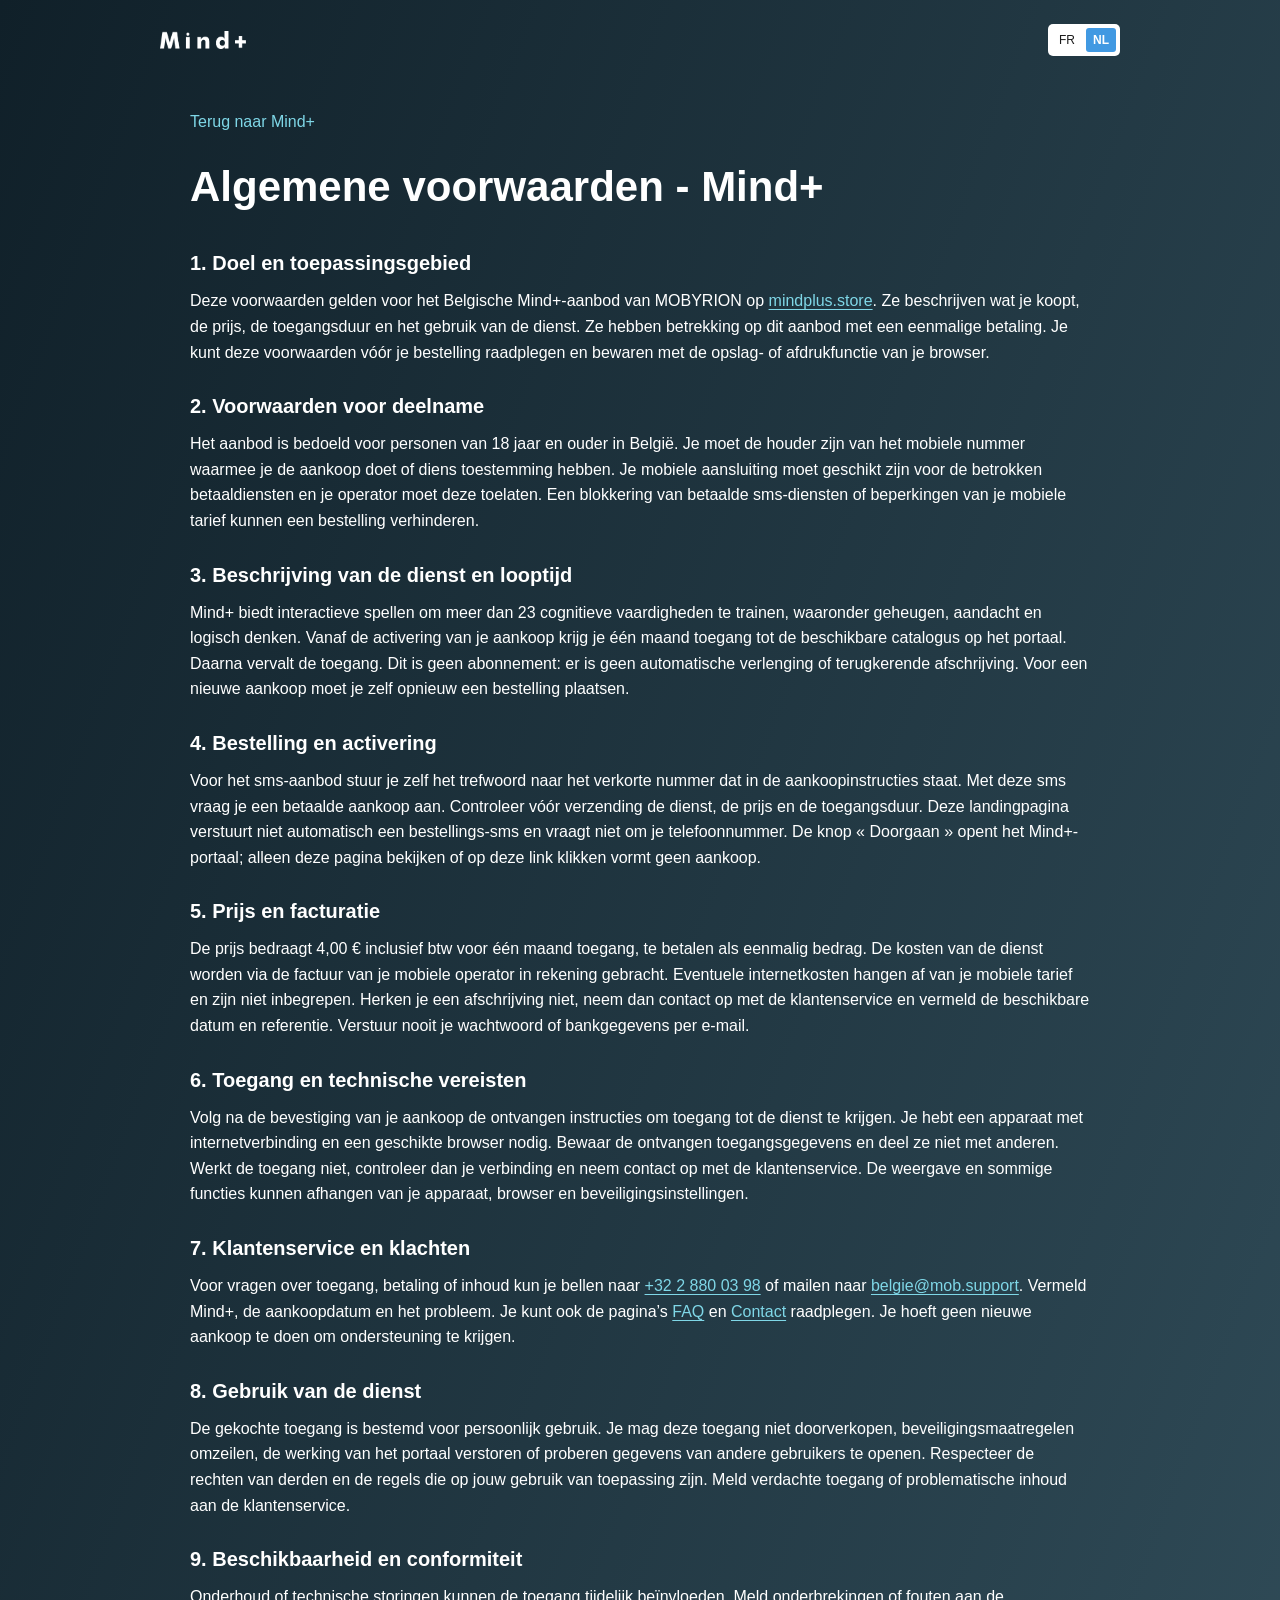
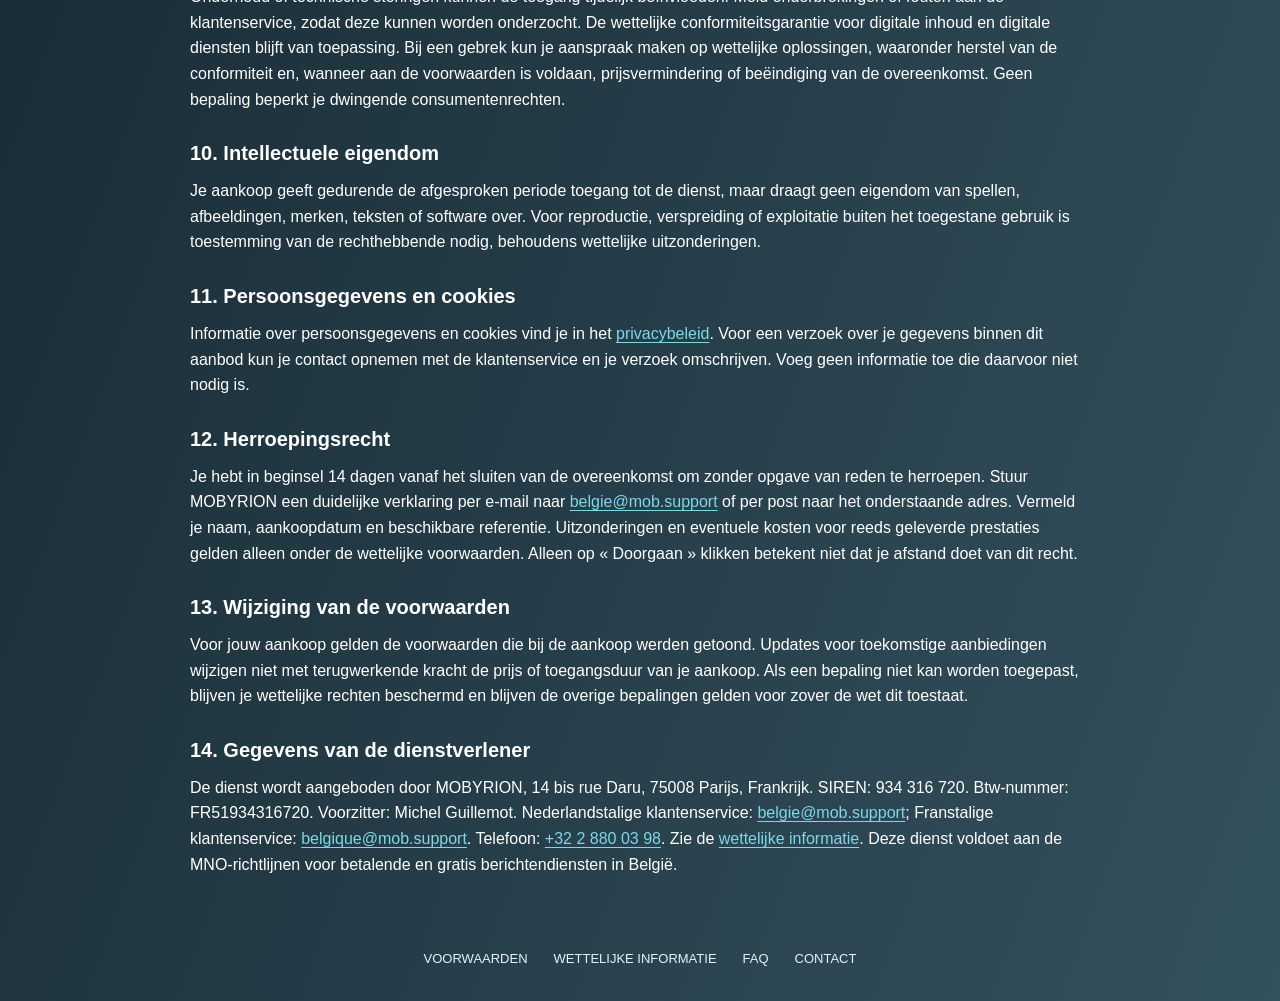
<file: nl/terms.html>
<!doctype html>
<html lang="nl-BE">
<head><meta charset="utf-8"><meta name="viewport" content="width=device-width,initial-scale=1"><meta name="theme-color" content="#96c7fa"><meta name="description" content="Mind+ · 4,00 € incl. btw · Eenmalige betaling · 1 maand toegang"><title>Voorwaarden | Mind+</title><link rel="stylesheet" href="../styles.css"></head>
<body class="legal-body"><header class="site-header"><a class="brand" href="index.html" aria-label="Mind+"><img src="../assets/logo.png" width="245" height="52" alt="Mind+"></a><nav class="languages" aria-label="Language"><a href="../terms.html" lang="fr">FR</a><a href="terms.html" lang="nl" aria-current="page">NL</a></nav></header><main class="legal"><a class="back" href="index.html">Terug naar Mind+</a><h1>Algemene voorwaarden - Mind+</h1><section><h2>1. Doel en toepassingsgebied</h2><p>Deze voorwaarden gelden voor het Belgische Mind+-aanbod van MOBYRION op <a href="https://mindplus.store/">mindplus.store</a>. Ze beschrijven wat je koopt, de prijs, de toegangsduur en het gebruik van de dienst. Ze hebben betrekking op dit aanbod met een eenmalige betaling. Je kunt deze voorwaarden vóór je bestelling raadplegen en bewaren met de opslag- of afdrukfunctie van je browser.</p></section><section><h2>2. Voorwaarden voor deelname</h2><p>Het aanbod is bedoeld voor personen van 18 jaar en ouder in België. Je moet de houder zijn van het mobiele nummer waarmee je de aankoop doet of diens toestemming hebben. Je mobiele aansluiting moet geschikt zijn voor de betrokken betaaldiensten en je operator moet deze toelaten. Een blokkering van betaalde sms-diensten of beperkingen van je mobiele tarief kunnen een bestelling verhinderen.</p></section><section><h2>3. Beschrijving van de dienst en looptijd</h2><p>Mind+ biedt interactieve spellen om meer dan 23 cognitieve vaardigheden te trainen, waaronder geheugen, aandacht en logisch denken. Vanaf de activering van je aankoop krijg je één maand toegang tot de beschikbare catalogus op het portaal. Daarna vervalt de toegang. Dit is geen abonnement: er is geen automatische verlenging of terugkerende afschrijving. Voor een nieuwe aankoop moet je zelf opnieuw een bestelling plaatsen.</p></section><section><h2>4. Bestelling en activering</h2><p>Voor het sms-aanbod stuur je zelf het trefwoord naar het verkorte nummer dat in de aankoopinstructies staat. Met deze sms vraag je een betaalde aankoop aan. Controleer vóór verzending de dienst, de prijs en de toegangsduur. Deze landingpagina verstuurt niet automatisch een bestellings-sms en vraagt niet om je telefoonnummer. De knop « Doorgaan » opent het Mind+-portaal; alleen deze pagina bekijken of op deze link klikken vormt geen aankoop.</p></section><section><h2>5. Prijs en facturatie</h2><p>De prijs bedraagt 4,00 € inclusief btw voor één maand toegang, te betalen als eenmalig bedrag. De kosten van de dienst worden via de factuur van je mobiele operator in rekening gebracht. Eventuele internetkosten hangen af van je mobiele tarief en zijn niet inbegrepen. Herken je een afschrijving niet, neem dan contact op met de klantenservice en vermeld de beschikbare datum en referentie. Verstuur nooit je wachtwoord of bankgegevens per e-mail.</p></section><section><h2>6. Toegang en technische vereisten</h2><p>Volg na de bevestiging van je aankoop de ontvangen instructies om toegang tot de dienst te krijgen. Je hebt een apparaat met internetverbinding en een geschikte browser nodig. Bewaar de ontvangen toegangsgegevens en deel ze niet met anderen. Werkt de toegang niet, controleer dan je verbinding en neem contact op met de klantenservice. De weergave en sommige functies kunnen afhangen van je apparaat, browser en beveiligingsinstellingen.</p></section><section><h2>7. Klantenservice en klachten</h2><p>Voor vragen over toegang, betaling of inhoud kun je bellen naar <a href="tel:+3228800398">+32 2 880 03 98</a> of mailen naar <a href="mailto:belgie@mob.support">belgie@mob.support</a>. Vermeld Mind+, de aankoopdatum en het probleem. Je kunt ook de pagina’s <a href="faq.html">FAQ</a> en <a href="contact.html">Contact</a> raadplegen. Je hoeft geen nieuwe aankoop te doen om ondersteuning te krijgen.</p></section><section><h2>8. Gebruik van de dienst</h2><p>De gekochte toegang is bestemd voor persoonlijk gebruik. Je mag deze toegang niet doorverkopen, beveiligingsmaatregelen omzeilen, de werking van het portaal verstoren of proberen gegevens van andere gebruikers te openen. Respecteer de rechten van derden en de regels die op jouw gebruik van toepassing zijn. Meld verdachte toegang of problematische inhoud aan de klantenservice.</p></section><section><h2>9. Beschikbaarheid en conformiteit</h2><p>Onderhoud of technische storingen kunnen de toegang tijdelijk beïnvloeden. Meld onderbrekingen of fouten aan de klantenservice, zodat deze kunnen worden onderzocht. De wettelijke conformiteitsgarantie voor digitale inhoud en digitale diensten blijft van toepassing. Bij een gebrek kun je aanspraak maken op wettelijke oplossingen, waaronder herstel van de conformiteit en, wanneer aan de voorwaarden is voldaan, prijsvermindering of beëindiging van de overeenkomst. Geen bepaling beperkt je dwingende consumentenrechten.</p></section><section><h2>10. Intellectuele eigendom</h2><p>Je aankoop geeft gedurende de afgesproken periode toegang tot de dienst, maar draagt geen eigendom van spellen, afbeeldingen, merken, teksten of software over. Voor reproductie, verspreiding of exploitatie buiten het toegestane gebruik is toestemming van de rechthebbende nodig, behoudens wettelijke uitzonderingen.</p></section><section><h2>11. Persoonsgegevens en cookies</h2><p>Informatie over persoonsgegevens en cookies vind je in het <a href="https://mindplus.store/info/privacy">privacybeleid</a>. Voor een verzoek over je gegevens binnen dit aanbod kun je contact opnemen met de klantenservice en je verzoek omschrijven. Voeg geen informatie toe die daarvoor niet nodig is.</p></section><section><h2>12. Herroepingsrecht</h2><p>Je hebt in beginsel 14 dagen vanaf het sluiten van de overeenkomst om zonder opgave van reden te herroepen. Stuur MOBYRION een duidelijke verklaring per e-mail naar <a href="mailto:belgie@mob.support">belgie@mob.support</a> of per post naar het onderstaande adres. Vermeld je naam, aankoopdatum en beschikbare referentie. Uitzonderingen en eventuele kosten voor reeds geleverde prestaties gelden alleen onder de wettelijke voorwaarden. Alleen op « Doorgaan » klikken betekent niet dat je afstand doet van dit recht.</p></section><section><h2>13. Wijziging van de voorwaarden</h2><p>Voor jouw aankoop gelden de voorwaarden die bij de aankoop werden getoond. Updates voor toekomstige aanbiedingen wijzigen niet met terugwerkende kracht de prijs of toegangsduur van je aankoop. Als een bepaling niet kan worden toegepast, blijven je wettelijke rechten beschermd en blijven de overige bepalingen gelden voor zover de wet dit toestaat.</p></section><section><h2>14. Gegevens van de dienstverlener</h2><p>De dienst wordt aangeboden door MOBYRION, 14 bis rue Daru, 75008 Parijs, Frankrijk. SIREN: 934 316 720. Btw-nummer: FR51934316720. Voorzitter: Michel Guillemot. Nederlandstalige klantenservice: <a href="mailto:belgie@mob.support">belgie@mob.support</a>; Franstalige klantenservice: <a href="mailto:belgique@mob.support">belgique@mob.support</a>. Telefoon: <a href="tel:+3228800398">+32 2 880 03 98</a>. Zie de <a href="impressum.html">wettelijke informatie</a>. Deze dienst voldoet aan de MNO-richtlijnen voor betalende en gratis berichtendiensten in België.</p></section></main><footer class="site-footer"><nav aria-label="Mind+"><a href="terms.html">Voorwaarden</a><a href="impressum.html">Wettelijke informatie</a><a href="faq.html">FAQ</a><a href="contact.html">Contact</a></nav></footer></body></html>
</file>
<file: styles.css>
*{box-sizing:border-box}
:root{font-family:Arial,Helvetica,sans-serif;font-size:16px;font-synthesis:none;color:#12466c;background:#fff;-webkit-text-size-adjust:100%}
body{margin:0}a{color:inherit;text-underline-offset:3px}a:focus-visible,summary:focus-visible{outline:3px solid #175e98;outline-offset:4px}img{display:block;max-width:100%}
.landing{position:relative;display:flow-root;width:100%;margin:auto}.hero-grid{position:relative;display:grid;grid-template-columns:minmax(0,1fr) minmax(0,1fr);align-items:center;gap:64px;width:min(100% - 80px,1160px);margin:28px auto 0}
.hero-visual{position:relative;aspect-ratio:390/398;overflow:hidden;background:#96c7fa;isolation:isolate}.hero-image{position:absolute;top:0;left:0;width:100%;height:auto;z-index:0}.hero-fade{position:absolute;inset:auto 0 0;height:35%;background:linear-gradient(to bottom,transparent,#fff);z-index:1;pointer-events:none}
.hero-header{position:absolute;inset:0 0 auto;height:0;z-index:3}.hero-header .brand{position:absolute;top:14px;left:50%;transform:translateX(-50%)}.brand img{width:70px;height:auto}
.languages{display:flex;align-items:center;gap:4px;padding:4px;background:#fff;border-radius:5px;font-size:.75rem;line-height:1}.languages a{display:grid;place-items:center;width:30px;min-height:24px;text-decoration:none;color:#1a1a1a}.languages [aria-current=page]{background:#4199e2;color:#fff;font-weight:700;border-radius:3px}.hero-header .languages{position:absolute;top:10px;left:16px}
.pictogram{position:absolute;top:10px;right:10px;width:101px;height:auto;display:block;z-index:4}


.hero-copy{min-width:0;text-align:center}h1{color:#171422;font-size:clamp(32px,3.7vw,54px);font-weight:800;line-height:1.04;letter-spacing:-.025em;margin:0}h2{font-size:1.25rem;font-weight:600;line-height:1.3;margin:28px 0 12px}
.offer{max-width:400px;margin:32px auto 0}.cta{display:flex;align-items:center;justify-content:center;min-height:58px;width:100%;padding:14px 18px;background:#4199e2;color:#fff;border-radius:7px;text-decoration:none;font-size:1.375rem;font-weight:700}.cta:hover{background:#287fc5}.price{margin:11px 0 0;text-align:center;font-size:.8125rem;line-height:1.4;font-weight:600}
.disclaimer{width:min(100% - 80px,960px);margin:42px auto 0;font-size:.8125rem;line-height:1.45}.disclaimer p{margin:0;font-weight:400}.disclaimer a{overflow-wrap:anywhere}
.site-footer{max-width:1100px;margin:40px auto 0;padding:0 24px 20px}.site-footer nav{display:flex;align-items:center;justify-content:center;flex-wrap:wrap;gap:0 26px}.site-footer a{display:inline-flex;align-items:center;min-height:44px;text-decoration:none;text-transform:uppercase;font-size:.8125rem;line-height:1.3;max-width:100%;overflow-wrap:anywhere}.site-footer a:hover{text-decoration:underline}
.legal-body{min-height:100svh;background:linear-gradient(110deg,#102029,#34515e);color:#fff}.site-header{width:min(100% - 44px,960px);min-height:80px;margin:auto;display:flex;justify-content:space-between;align-items:center;gap:24px}.site-header .brand img{width:86px;filter:brightness(0) invert(1)}
.legal{width:min(100% - 44px,900px);margin:20px auto 60px;min-height:55svh;font-size:1rem;line-height:1.6;overflow-wrap:anywhere}.legal h1{color:inherit;font-size:clamp(30px,4vw,42px);font-weight:600;letter-spacing:0;line-height:1.2;margin:18px 0 38px}.legal p{margin:12px 0 22px}.legal a{color:#7fd7e7}.back{display:inline-flex;align-items:center;min-height:44px;text-decoration:none}.legal address{font-style:normal}.legal dl{margin:0}.legal dl div{margin:0 0 22px}.legal dt,.legal dd{margin:0;font-weight:400}.legal-body .site-footer{color:#e7f2f8;margin-top:32px}
.faq-item{border-bottom:1px solid #ffffff30;padding:0}.faq-item summary{cursor:pointer;padding:20px 28px 20px 0;font-weight:400}.faq-item p{padding:0 0 12px;color:#e3edf3}.contact-details{padding-top:12px}
@media(max-width:1050px) and (min-width:800px){.hero-grid{width:calc(100% - 48px);gap:32px}.hero-copy h1{font-size:clamp(28px,3.6vw,38px)}}
@media(max-width:799px){.landing{max-width:480px}.hero-grid{display:block;width:100%;margin:0}.hero-copy{text-align:center;padding-top:7px}.hero-copy h1{padding:0 14px;font-size:clamp(26px,8.7vw,40px)}.offer{max-width:none;margin:0;padding:28px 30px 0;background:linear-gradient(#f1f8fe,#fff 85%)}.cta{min-height:56px;padding:13px 18px;font-size:1.3125rem}.price{margin-top:10px;font-size:.75rem}.disclaimer{width:auto;margin:56px 28px 0;font-size:.75rem;line-height:1.2}.site-footer{max-width:480px;margin:46px auto 0;padding:0 20px 14px}.site-footer nav{gap:0 22px}.site-footer a{font-size:.8125rem}.legal-body .site-footer{max-width:900px}.legal{margin-top:12px}.legal h1{font-size:32px}}
@media(max-width:359px){.hero-header .brand{left:44%;top:14px}.hero-header .brand img{width:60px}.hero-header .languages{left:10px;gap:2px;padding:3px}.languages a{width:28px}.offer{padding-inline:22px}.disclaimer{margin-inline:22px}.site-footer nav{gap:0 16px}}

.cta{animation:cta-breathe 2.8s ease-in-out infinite;transform-origin:center;transition:background-color .2s ease}
@keyframes cta-breathe{0%,100%{transform:scale(1);box-shadow:0 0 0 rgba(65,153,226,0)}50%{transform:scale(1.025);box-shadow:0 5px 18px rgba(65,153,226,.22)}}
@media(prefers-reduced-motion:reduce){.cta{animation:none;transition:none}}

@media(min-width:800px){.hero-grid>.pictogram{top:0;right:0}}
</file>
